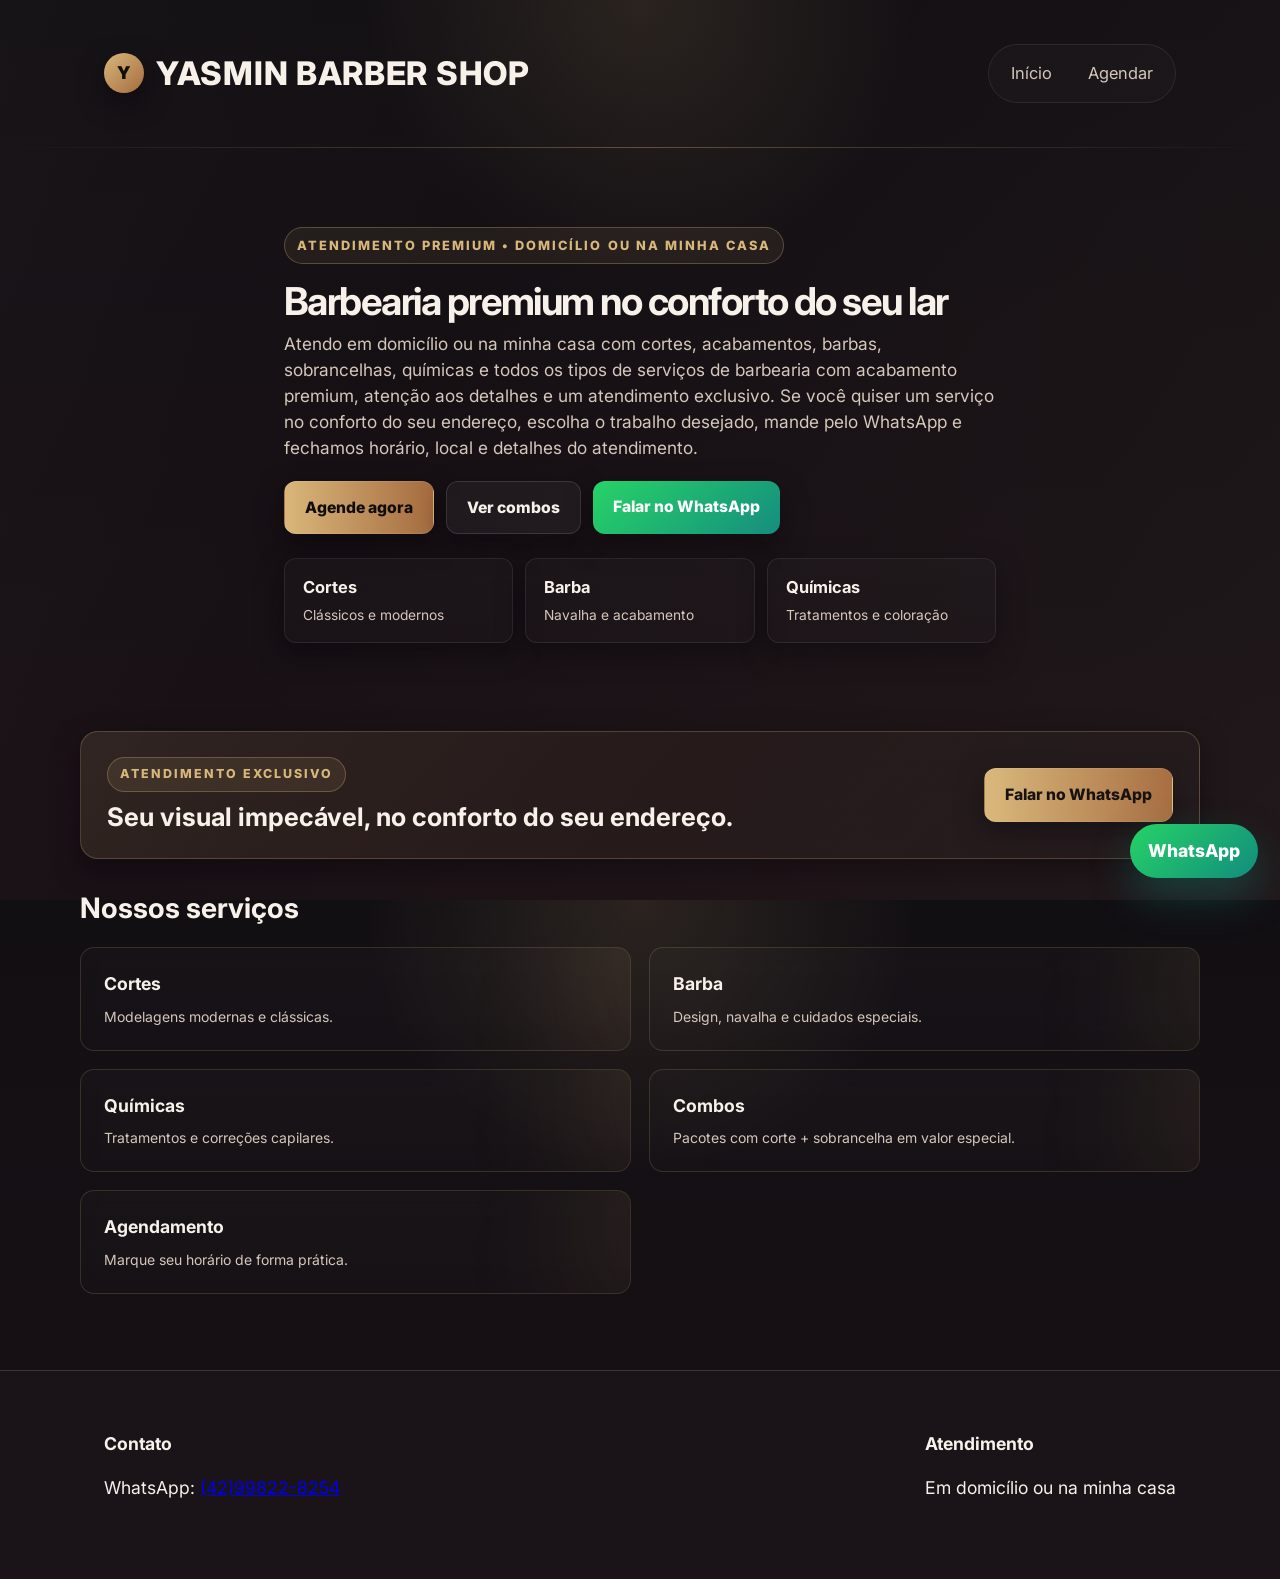
<file: index.html>
<!DOCTYPE html>
<html lang="pt-BR">
<head>
    <meta charset="UTF-8">
    <meta http-equiv="X-UA-Compatible" content="IE=edge">
    <meta name="viewport" content="width=device-width, initial-scale=1.0">
    <title>Yasmin Barber Shop — Início</title>
    <link href="https://fonts.googleapis.com/css2?family=Inter:wght@300;400;600;700&display=swap" rel="stylesheet">
    <link rel="stylesheet" href="style.css">
</head>
<body>
    <header class="site-header">
        <div class="container header-inner">
            <div class="brand-wrap">
                <div class="brand-mark">Y</div>
                <h1 class="logo">Yasmin Barber Shop</h1>
            </div>
            <nav class="nav" aria-label="Navegação principal">
                <a href="index.html" class="nav-link">Início</a>
                <a href="agendamento.html" class="nav-link">Agendar</a>
            </nav>
        </div>
    </header>

    <main>
        <section class="hero">
            <div class="container hero-copy">
                <div class="eyebrow">Atendimento premium • Domicílio ou na minha casa</div>
                <h2>Barbearia premium no conforto do seu lar</h2>
                <p>Atendo em domicílio ou na minha casa com cortes, acabamentos, barbas, sobrancelhas, químicas e todos os tipos de serviços de barbearia com acabamento premium, atenção aos detalhes e um atendimento exclusivo. Se você quiser um serviço no conforto do seu endereço, escolha o trabalho desejado, mande pelo WhatsApp e fechamos horário, local e detalhes do atendimento.</p>
                <div class="hero-actions">
                    <a class="btn" href="agendamento.html">Agende agora</a>
                    <a class="btn btn-secondary" href="combos.html">Ver combos</a>
                    <a class="btn whatsapp-cta" href="https://wa.me/5542998228254" target="_blank">Falar no WhatsApp</a>
                </div>

                <div class="feature-list" aria-label="Destaques do atendimento">
                    <div class="feature-item">
                        <strong>Cortes</strong>
                        <span>Clássicos e modernos</span>
                    </div>
                    <div class="feature-item">
                        <strong>Barba</strong>
                        <span>Navalha e acabamento</span>
                    </div>
                    <div class="feature-item">
                        <strong>Químicas</strong>
                        <span>Tratamentos e coloração</span>
                    </div>
                </div>
            </div>
        </section>

        <section class="services container">
            <div class="premium-banner compact-banner">
                <div>
                    <span class="premium-badge">Atendimento exclusivo</span>
                    <h3>Seu visual impecável, no conforto do seu endereço.</h3>
                </div>
                <a class="btn premium-btn" href="https://wa.me/5542998228254" target="_blank">Falar no WhatsApp</a>
            </div>

            <h3 class="section-title">Nossos serviços</h3>
            <div class="cards">
                <a class="card-link" href="cortes.html" data-target="cortes.html">
                    <article class="card">
                        <h4>Cortes</h4>
                        <p>Modelagens modernas e clássicas.</p>
                    </article>
                </a>

                <a class="card-link" href="barba.html" data-target="barba.html">
                    <article class="card">
                        <h4>Barba</h4>
                        <p>Design, navalha e cuidados especiais.</p>
                    </article>
                </a>

                <a class="card-link" href="quimicas.html" data-target="quimicas.html">
                    <article class="card">
                        <h4>Químicas</h4>
                        <p>Tratamentos e correções capilares.</p>
                    </article>
                </a>

                <a class="card-link" href="combos.html" data-target="combos.html">
                    <article class="card">
                        <h4>Combos</h4>
                        <p>Pacotes com corte + sobrancelha em valor especial.</p>
                    </article>
                </a>

                <a class="card-link" href="agendamento.html" data-target="agendamento.html">
                    <article class="card">
                        <h4>Agendamento</h4>
                        <p>Marque seu horário de forma prática.</p>
                    </article>
                </a>
            </div>
        </section>
    </main>

    <footer class="site-footer">
        <div class="container footer-grid">
            <div>
                <strong>Contato</strong>
                <p>WhatsApp: <a href="https://wa.me/5542998228254" target="_blank">(42)99822-8254</a></p>
            </div>
            <div>
                <strong>Atendimento</strong>
                <p>Em domicílio ou na minha casa</p>
            </div>
        </div>
    </footer>

    <a class="floating-whatsapp" href="https://wa.me/5542998228254" target="_blank" aria-label="Falar no WhatsApp">WhatsApp</a>

    <script src="script.js"></script>
</body>
</html>
</file>
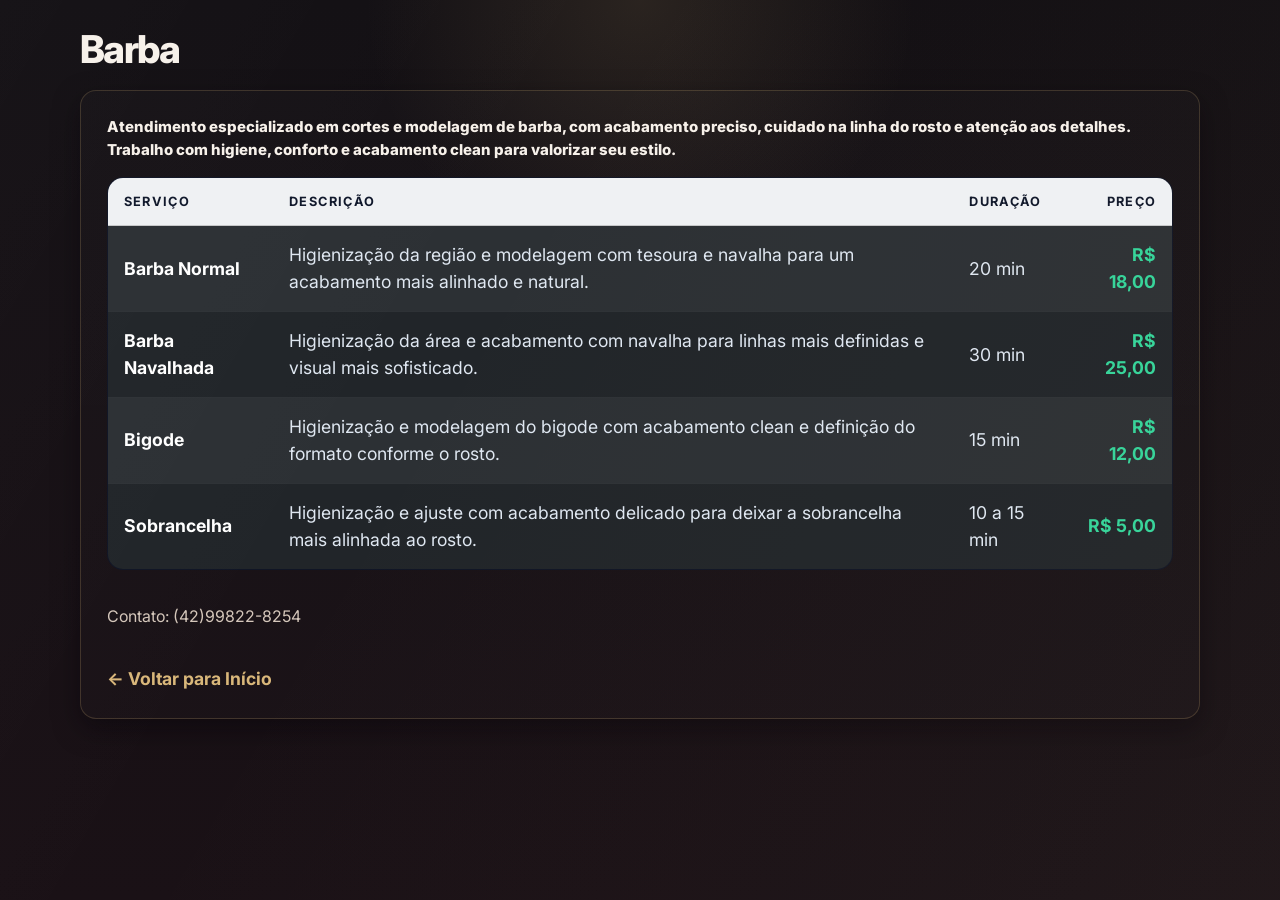
<file: barba.html>
<!DOCTYPE html>
<html lang="pt-BR">
<head>
  <meta charset="utf-8">
  <meta name="viewport" content="width=device-width,initial-scale=1">
  <title>Barba — Yasmin Barber Shop</title>
  <link href="https://fonts.googleapis.com/css2?family=Inter:wght@300;400;600;700&display=swap" rel="stylesheet">
  <link href="https://cdn.jsdelivr.net/npm/bootstrap@5.3.3/dist/css/bootstrap.min.css" rel="stylesheet">
  <link rel="stylesheet" href="style.css">
</head>
<body>
  <div class="container service-hero">
    <h2 class="page-title">Barba</h2>
    <div class="service-content">
      <p class="lead strong">Atendimento especializado em cortes e modelagem de barba, com acabamento preciso, cuidado na linha do rosto e atenção aos detalhes. Trabalho com higiene, conforto e acabamento clean para valorizar seu estilo.</p>

      <div class="table-wrap">
        <div class="table-responsive">
          <table class="table table-dark table-striped table-hover align-middle service-table" aria-label="Tabela de preços - Barba">
            <thead class="table-light text-dark">
              <tr>
                <th scope="col">Serviço</th>
                <th scope="col">Descrição</th>
                <th scope="col">Duração</th>
                <th scope="col" class="text-end">Preço</th>
              </tr>
            </thead>
            <tbody>
              <tr>
                <td class="fw-bold text-white">Barba Normal</td>
                <td>Higienização da região e modelagem com tesoura e navalha para um acabamento mais alinhado e natural.</td>
                <td>20 min</td>
                <td class="text-end fw-bold text-success">R$ 18,00</td>
              </tr>
              <tr>
                <td class="fw-bold text-white">Barba Navalhada</td>
                <td>Higienização da área e acabamento com navalha para linhas mais definidas e visual mais sofisticado.</td>
                <td>30 min</td>
                <td class="text-end fw-bold text-success">R$ 25,00</td>
              </tr>
              <tr>
                <td class="fw-bold text-white">Bigode</td>
                <td>Higienização e modelagem do bigode com acabamento clean e definição do formato conforme o rosto.</td>
                <td>15 min</td>
                <td class="text-end fw-bold text-success">R$ 12,00</td>
              </tr>
              <tr>
                <td class="fw-bold text-white">Sobrancelha</td>
                <td>Higienização e ajuste com acabamento delicado para deixar a sobrancelha mais alinhada ao rosto.</td>
                <td>10 a 15 min</td>
                <td class="text-end fw-bold text-success">R$ 5,00</td>
              </tr>
            </tbody>
          </table>
        </div>
      </div>

      <p class="contact">Contato: (42)99822-8254</p>
      <a class="back-link" href="index.html">← Voltar para Início</a>
    </div>
  </div>
  <script src="script.js"></script>
</body>
</html>
</file>
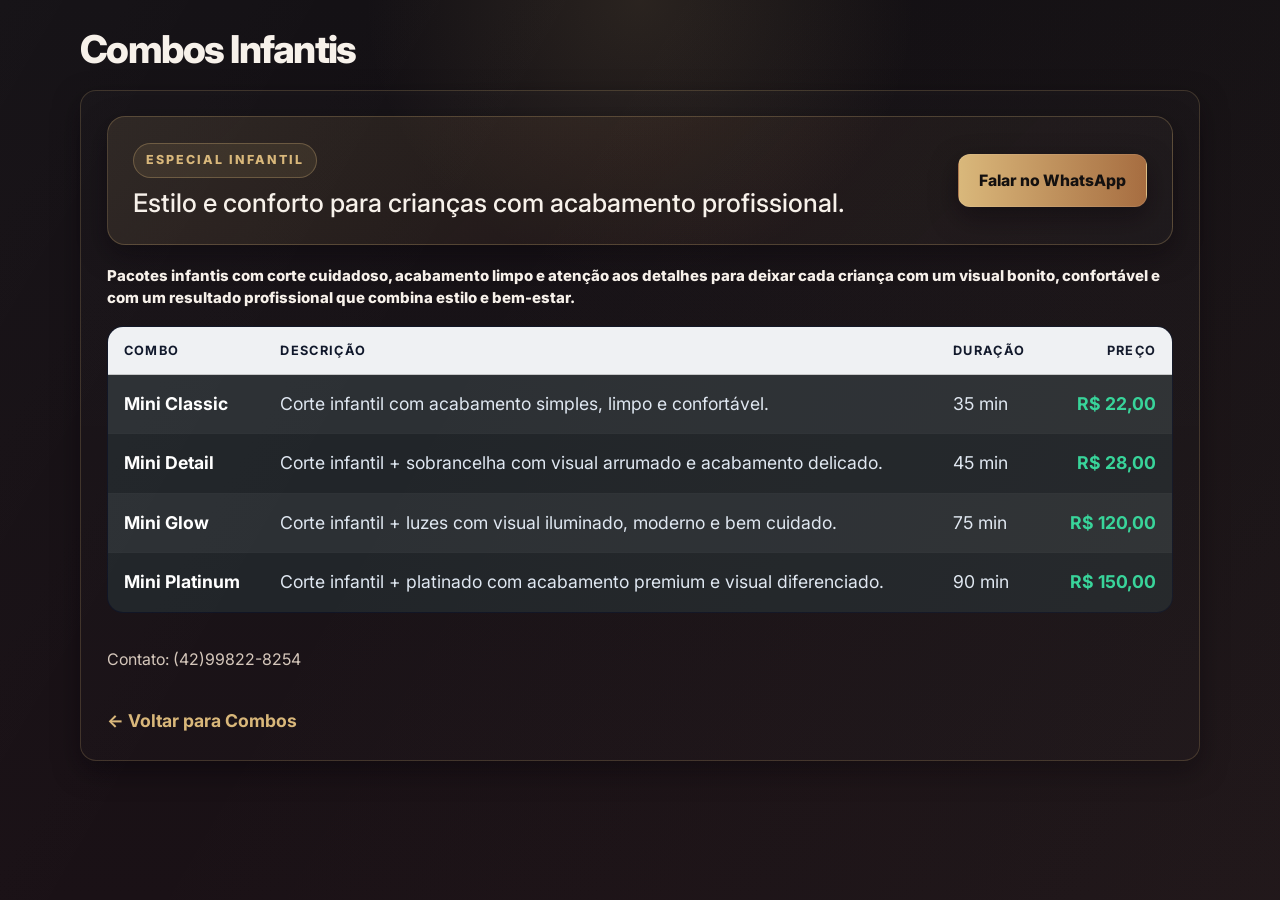
<file: combos-infantil.html>
<!DOCTYPE html>
<html lang="pt-BR">
<head>
  <meta charset="utf-8">
  <meta name="viewport" content="width=device-width,initial-scale=1">
  <title>Combos Infantis — Yasmin Barber Shop</title>
  <link href="https://fonts.googleapis.com/css2?family=Inter:wght@300;400;600;700&display=swap" rel="stylesheet">
  <link href="https://cdn.jsdelivr.net/npm/bootstrap@5.3.3/dist/css/bootstrap.min.css" rel="stylesheet">
  <link rel="stylesheet" href="style.css">
</head>
<body>
  <div class="container service-hero">
    <h2 class="page-title">Combos Infantis</h2>
    <div class="service-content">
      <div class="premium-banner service-banner">
        <div>
          <span class="premium-badge">Especial infantil</span>
          <h3>Estilo e conforto para crianças com acabamento profissional.</h3>
        </div>
        <a class="btn premium-btn" href="https://wa.me/5542998228254" target="_blank">Falar no WhatsApp</a>
      </div>

      <p class="lead strong">Pacotes infantis com corte cuidadoso, acabamento limpo e atenção aos detalhes para deixar cada criança com um visual bonito, confortável e com um resultado profissional que combina estilo e bem-estar.</p>

      <div class="table-wrap">
        <div class="table-responsive">
          <table class="table table-dark table-striped table-hover align-middle service-table" aria-label="Tabela de preços - Combos Infantis">
            <thead class="table-light text-dark">
              <tr>
                <th scope="col">Combo</th>
                <th scope="col">Descrição</th>
                <th scope="col">Duração</th>
                <th scope="col" class="text-end">Preço</th>
              </tr>
            </thead>
            <tbody>
              <tr>
                <td class="fw-bold text-white">Mini Classic</td>
                <td>Corte infantil com acabamento simples, limpo e confortável.</td>
                <td>35 min</td>
                <td class="text-end fw-bold text-success">R$ 22,00</td>
              </tr>
              <tr>
                <td class="fw-bold text-white">Mini Detail</td>
                <td>Corte infantil + sobrancelha com visual arrumado e acabamento delicado.</td>
                <td>45 min</td>
                <td class="text-end fw-bold text-success">R$ 28,00</td>
              </tr>
              <tr>
                <td class="fw-bold text-white">Mini Glow</td>
                <td>Corte infantil + luzes com visual iluminado, moderno e bem cuidado.</td>
                <td>75 min</td>
                <td class="text-end fw-bold text-success">R$ 120,00</td>
              </tr>
              <tr>
                <td class="fw-bold text-white">Mini Platinum</td>
                <td>Corte infantil + platinado com acabamento premium e visual diferenciado.</td>
                <td>90 min</td>
                <td class="text-end fw-bold text-success">R$ 150,00</td>
              </tr>
            </tbody>
          </table>
        </div>
      </div>

      <p class="contact">Contato: (42)99822-8254</p>
      <a class="back-link" href="combos.html">← Voltar para Combos</a>
    </div>
  </div>
  <script src="script.js"></script>
</body>
</html>
</file>
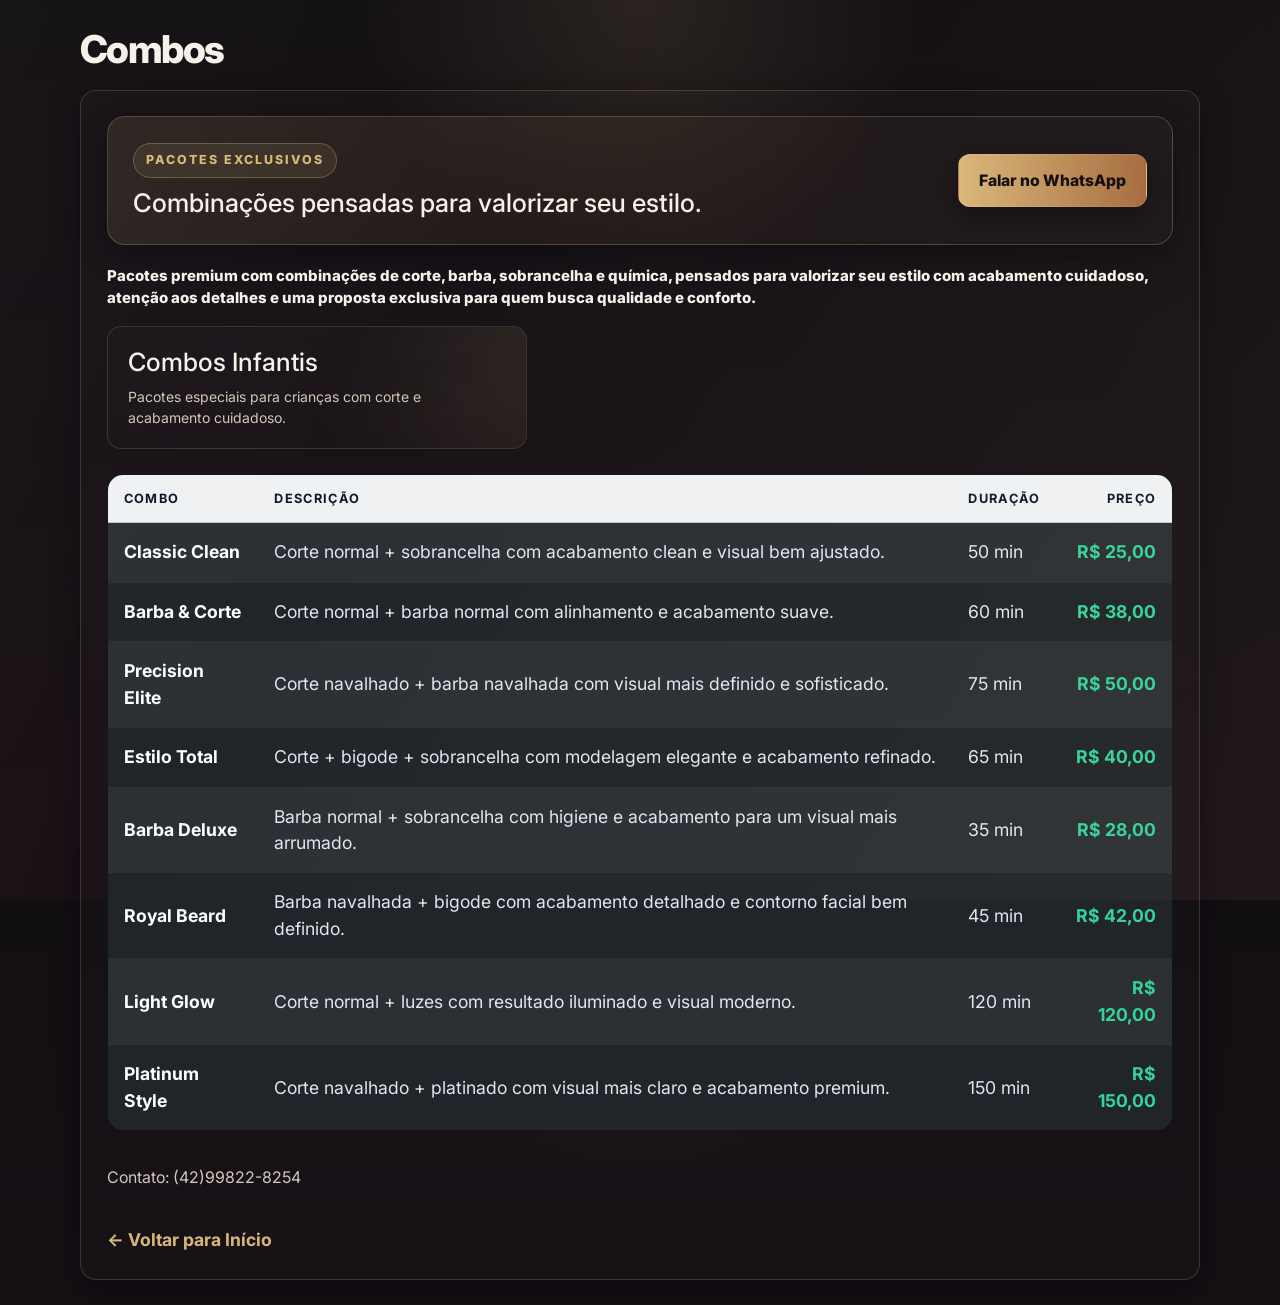
<file: combos.html>
<!DOCTYPE html>
<html lang="pt-BR">
<head>
  <meta charset="utf-8">
  <meta name="viewport" content="width=device-width,initial-scale=1">
  <title>Combos — Yasmin Barber Shop</title>
  <link href="https://fonts.googleapis.com/css2?family=Inter:wght@300;400;600;700&display=swap" rel="stylesheet">
  <link href="https://cdn.jsdelivr.net/npm/bootstrap@5.3.3/dist/css/bootstrap.min.css" rel="stylesheet">
  <link rel="stylesheet" href="style.css">
</head>
<body>
  <div class="container service-hero">
    <h2 class="page-title">Combos</h2>
    <div class="service-content">
      <div class="premium-banner service-banner">
        <div>
          <span class="premium-badge">Pacotes exclusivos</span>
          <h3>Combinações pensadas para valorizar seu estilo.</h3>
        </div>
        <a class="btn premium-btn" href="https://wa.me/5542998228254" target="_blank">Falar no WhatsApp</a>
      </div>

      <p class="lead strong">Pacotes premium com combinações de corte, barba, sobrancelha e química, pensados para valorizar seu estilo com acabamento cuidadoso, atenção aos detalhes e uma proposta exclusiva para quem busca qualidade e conforto.</p>

      <div class="row mb-4">
        <div class="col-md-6">
          <a class="card-link" href="combos-infantil.html" data-target="combos-infantil.html">
            <article class="card small-feature-card">
              <h4>Combos Infantis</h4>
              <p>Pacotes especiais para crianças com corte e acabamento cuidadoso.</p>
            </article>
          </a>
        </div>
      </div>

      <div class="table-wrap">
        <div class="table-responsive">
          <table class="table table-dark table-striped table-hover align-middle service-table" aria-label="Tabela de preços - Combos">
            <thead class="table-light text-dark">
              <tr>
                <th scope="col">Combo</th>
                <th scope="col">Descrição</th>
                <th scope="col">Duração</th>
                <th scope="col" class="text-end">Preço</th>
              </tr>
            </thead>
            <tbody>
              <tr>
                <td class="fw-bold text-white">Classic Clean</td>
                <td>Corte normal + sobrancelha com acabamento clean e visual bem ajustado.</td>
                <td>50 min</td>
                <td class="text-end fw-bold text-success">R$ 25,00</td>
              </tr>
              <tr>
                <td class="fw-bold text-white">Barba & Corte</td>
                <td>Corte normal + barba normal com alinhamento e acabamento suave.</td>
                <td>60 min</td>
                <td class="text-end fw-bold text-success">R$ 38,00</td>
              </tr>
              <tr>
                <td class="fw-bold text-white">Precision Elite</td>
                <td>Corte navalhado + barba navalhada com visual mais definido e sofisticado.</td>
                <td>75 min</td>
                <td class="text-end fw-bold text-success">R$ 50,00</td>
              </tr>
              <tr>
                <td class="fw-bold text-white">Estilo Total</td>
                <td>Corte + bigode + sobrancelha com modelagem elegante e acabamento refinado.</td>
                <td>65 min</td>
                <td class="text-end fw-bold text-success">R$ 40,00</td>
              </tr>
              <tr>
                <td class="fw-bold text-white">Barba Deluxe</td>
                <td>Barba normal + sobrancelha com higiene e acabamento para um visual mais arrumado.</td>
                <td>35 min</td>
                <td class="text-end fw-bold text-success">R$ 28,00</td>
              </tr>
              <tr>
                <td class="fw-bold text-white">Royal Beard</td>
                <td>Barba navalhada + bigode com acabamento detalhado e contorno facial bem definido.</td>
                <td>45 min</td>
                <td class="text-end fw-bold text-success">R$ 42,00</td>
              </tr>
              <tr>
                <td class="fw-bold text-white">Light Glow</td>
                <td>Corte normal + luzes com resultado iluminado e visual moderno.</td>
                <td>120 min</td>
                <td class="text-end fw-bold text-success">R$ 120,00</td>
              </tr>
              <tr>
                <td class="fw-bold text-white">Platinum Style</td>
                <td>Corte navalhado + platinado com visual mais claro e acabamento premium.</td>
                <td>150 min</td>
                <td class="text-end fw-bold text-success">R$ 150,00</td>
              </tr>
            </tbody>
          </table>
        </div>
      </div>

      <p class="contact">Contato: (42)99822-8254</p>
      <a class="back-link" href="index.html">← Voltar para Início</a>
    </div>
  </div>
  <script src="script.js"></script>
</body>
</html>
</file>
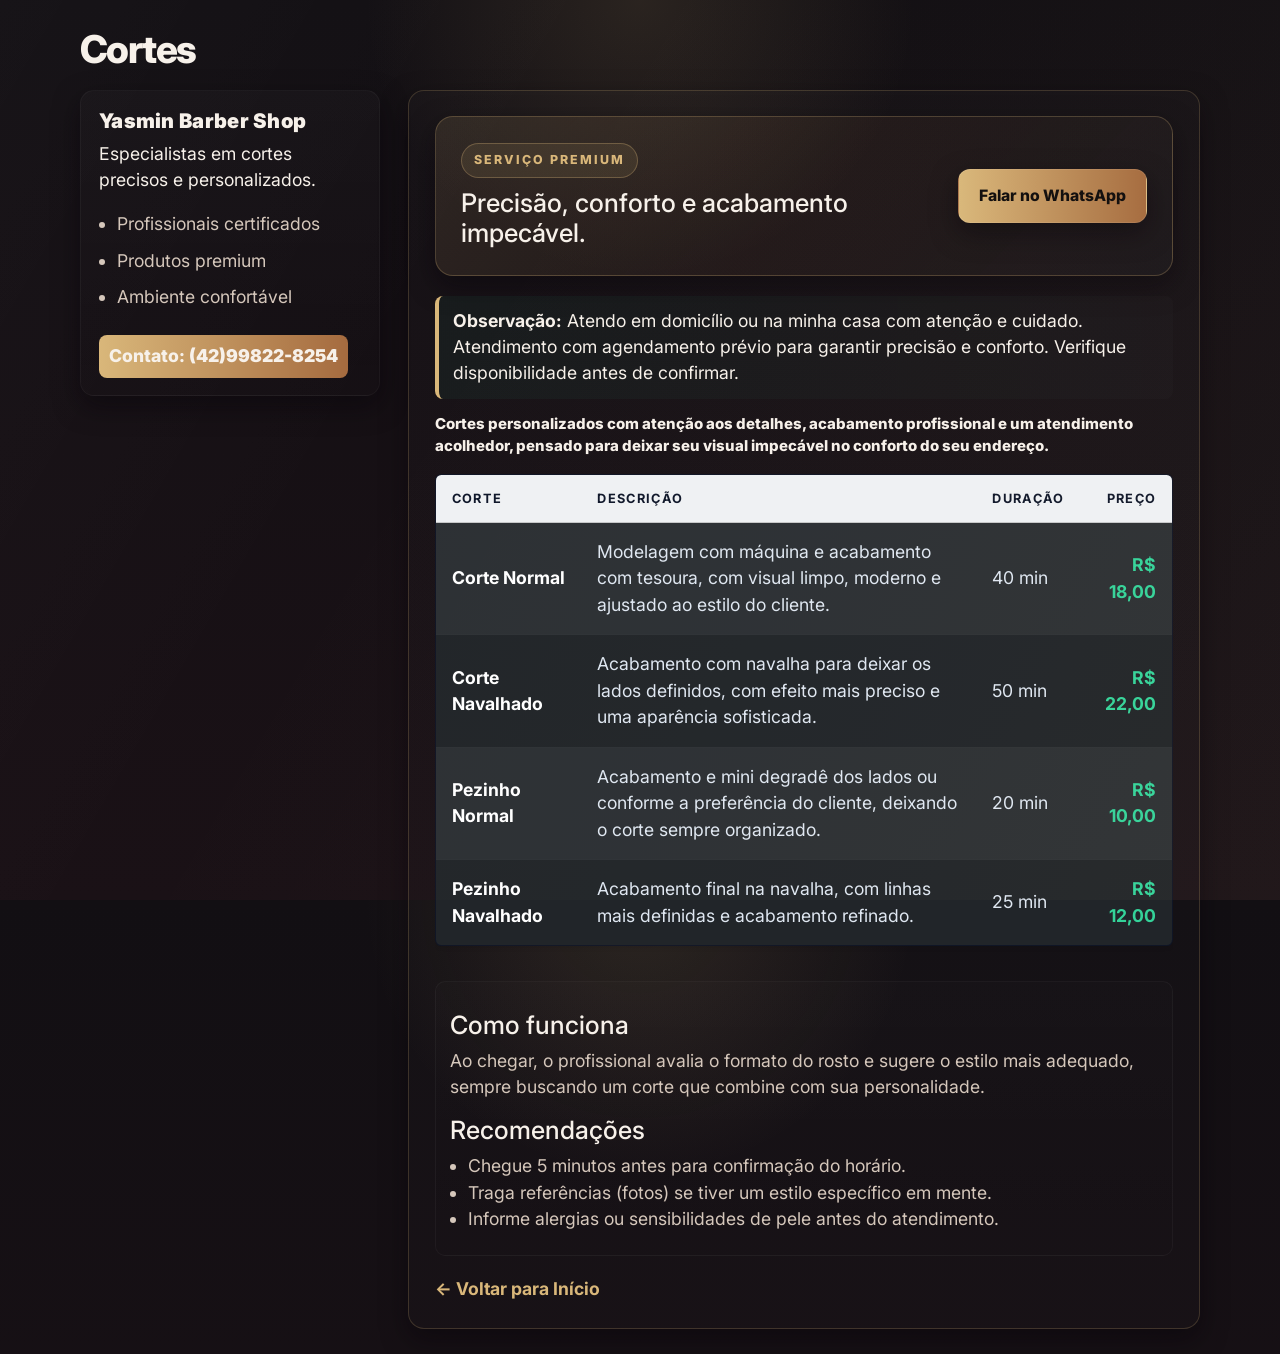
<file: cortes.html>
<!DOCTYPE html>
<html lang="pt-BR">
<head>
  <meta charset="utf-8">
  <meta name="viewport" content="width=device-width,initial-scale=1">
  <title>Cortes — Yasmin Barber Shop</title>
  <link href="https://fonts.googleapis.com/css2?family=Inter:wght@300;400;600;700&display=swap" rel="stylesheet">
  <link href="https://cdn.jsdelivr.net/npm/bootstrap@5.3.3/dist/css/bootstrap.min.css" rel="stylesheet">
  <link rel="stylesheet" href="style.css">
</head>
<body>
  <div class="container service-hero corte-page">
    <h2 class="page-title">Cortes</h2>

    <div class="cortes-layout">
      <aside class="cortes-aside">
        <div class="aside-card">
          <h3 class="aside-title">Yasmin Barber Shop</h3>
          <p class="muted">Especialistas em cortes precisos e personalizados.</p>
          <ul class="aside-features">
            <li>Profissionais certificados</li>
            <li>Produtos premium</li>
            <li>Ambiente confortável</li>
          </ul>
          <div class="aside-cta">Contato: <strong>(42)99822-8254</strong></div>
        </div>
      </aside>

      <main class="cortes-main service-content">
        <div class="premium-banner service-banner">
          <div>
            <span class="premium-badge">Serviço premium</span>
            <h3>Precisão, conforto e acabamento impecável.</h3>
          </div>
          <a class="btn premium-btn" href="https://wa.me/5542998228254" target="_blank">Falar no WhatsApp</a>
        </div>

        <div class="notice">
          <strong>Observação:</strong> Atendo em domicílio ou na minha casa com atenção e cuidado. Atendimento com agendamento prévio para garantir precisão e conforto. Verifique disponibilidade antes de confirmar.
        </div>

        <p class="lead strong">Cortes personalizados com atenção aos detalhes, acabamento profissional e um atendimento acolhedor, pensado para deixar seu visual impecável no conforto do seu endereço.</p>

        <div class="table-wrap">
          <div class="table-responsive">
            <table class="table table-dark table-striped table-hover align-middle rounded overflow-hidden shadow-sm service-table" aria-label="Tabela de preços - Cortes">
              <thead class="table-light text-dark">
                <tr>
                  <th scope="col">Corte</th>
                  <th scope="col">Descrição</th>
                  <th scope="col">Duração</th>
                  <th scope="col" class="text-end">Preço</th>
                </tr>
              </thead>
              <tbody>
                <tr>
                  <td class="fw-bold text-white">Corte Normal</td>
                  <td>Modelagem com máquina e acabamento com tesoura, com visual limpo, moderno e ajustado ao estilo do cliente.</td>
                  <td>40 min</td>
                  <td class="text-end fw-bold text-success">R$ 18,00</td>
                </tr>
                <tr>
                  <td class="fw-bold text-white">Corte Navalhado</td>
                  <td>Acabamento com navalha para deixar os lados definidos, com efeito mais preciso e uma aparência sofisticada.</td>
                  <td>50 min</td>
                  <td class="text-end fw-bold text-success">R$ 22,00</td>
                </tr>
                <tr>
                  <td class="fw-bold text-white">Pezinho Normal</td>
                  <td>Acabamento e mini degradê dos lados ou conforme a preferência do cliente, deixando o corte sempre organizado.</td>
                  <td>20 min</td>
                  <td class="text-end fw-bold text-success">R$ 10,00</td>
                </tr>
                <tr>
                  <td class="fw-bold text-white">Pezinho Navalhado</td>
                  <td>Acabamento final na navalha, com linhas mais definidas e acabamento refinado.</td>
                  <td>25 min</td>
                  <td class="text-end fw-bold text-success">R$ 12,00</td>
                </tr>
              </tbody>
            </table>
          </div>
        </div>

        <div class="service-notes">
          <h4>Como funciona</h4>
          <p>Ao chegar, o profissional avalia o formato do rosto e sugere o estilo mais adequado, sempre buscando um corte que combine com sua personalidade.</p>
          <h4>Recomendações</h4>
          <ul>
            <li>Chegue 5 minutos antes para confirmação do horário.</li>
            <li>Traga referências (fotos) se tiver um estilo específico em mente.</li>
            <li>Informe alergias ou sensibilidades de pele antes do atendimento.</li>
          </ul>
        </div>

        <a class="back-link" href="index.html">← Voltar para Início</a>
      </main>
    </div>
  </div>
  <script src="script.js"></script>
</body>
</html>
</file>
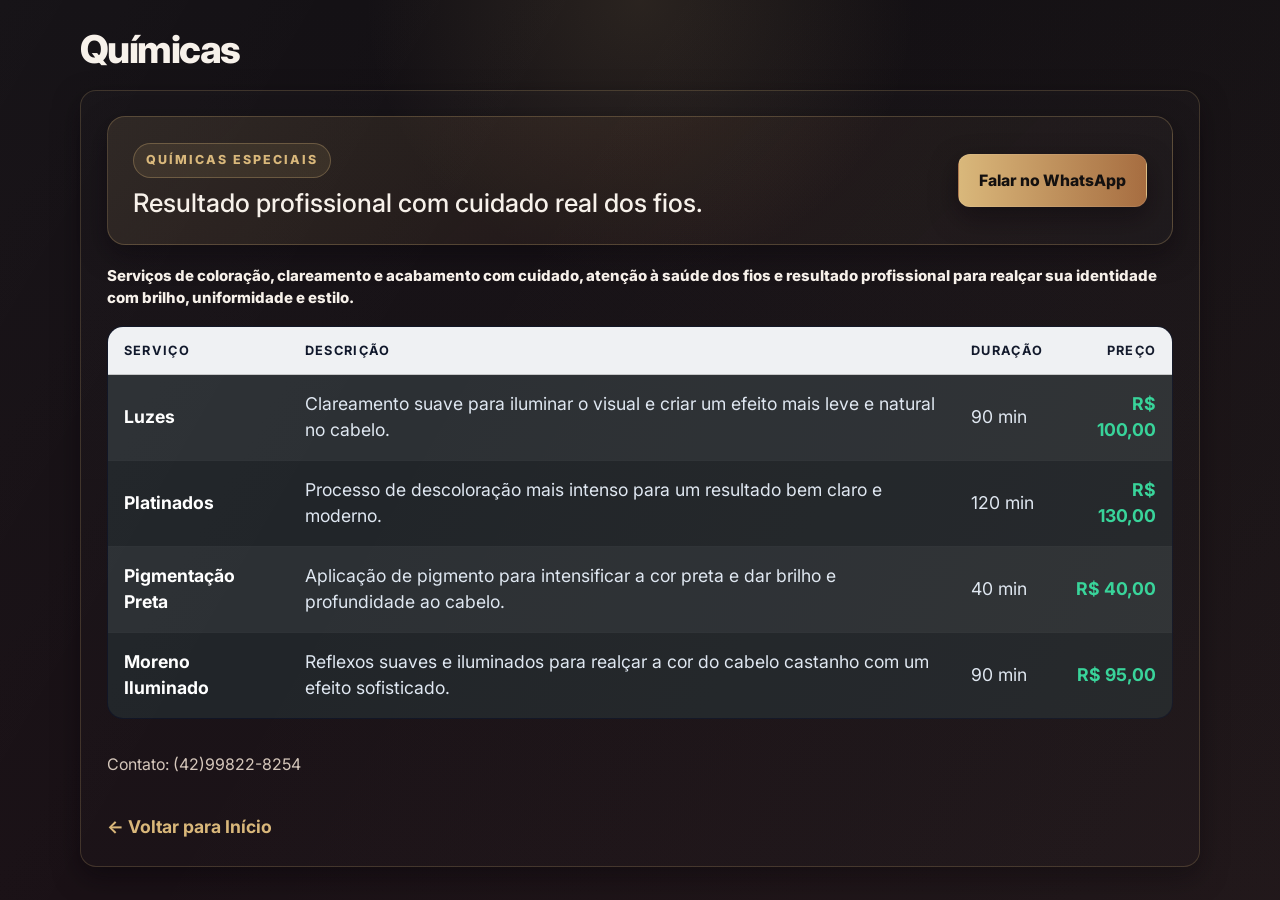
<file: quimicas.html>
<!DOCTYPE html>
<html lang="pt-BR">
<head>
  <meta charset="utf-8">
  <meta name="viewport" content="width=device-width,initial-scale=1">
  <title>Químicas — Yasmin Barber Shop</title>
  <link href="https://fonts.googleapis.com/css2?family=Inter:wght@300;400;600;700&display=swap" rel="stylesheet">
  <link href="https://cdn.jsdelivr.net/npm/bootstrap@5.3.3/dist/css/bootstrap.min.css" rel="stylesheet">
  <link rel="stylesheet" href="style.css">
</head>
<body>
  <div class="container service-hero">
    <h2 class="page-title">Químicas</h2>
    <div class="service-content">
      <div class="premium-banner service-banner">
        <div>
          <span class="premium-badge">Químicas especiais</span>
          <h3>Resultado profissional com cuidado real dos fios.</h3>
        </div>
        <a class="btn premium-btn" href="https://wa.me/5542998228254" target="_blank">Falar no WhatsApp</a>
      </div>

      <p class="lead strong">Serviços de coloração, clareamento e acabamento com cuidado, atenção à saúde dos fios e resultado profissional para realçar sua identidade com brilho, uniformidade e estilo.</p>

      <div class="table-wrap">
        <div class="table-responsive">
          <table class="table table-dark table-striped table-hover align-middle service-table" aria-label="Tabela de preços - Químicas">
            <thead class="table-light text-dark">
              <tr>
                <th scope="col">Serviço</th>
                <th scope="col">Descrição</th>
                <th scope="col">Duração</th>
                <th scope="col" class="text-end">Preço</th>
              </tr>
            </thead>
            <tbody>
              <tr>
                <td class="fw-bold text-white">Luzes</td>
                <td>Clareamento suave para iluminar o visual e criar um efeito mais leve e natural no cabelo.</td>
                <td>90 min</td>
                <td class="text-end fw-bold text-success">R$ 100,00</td>
              </tr>
              <tr>
                <td class="fw-bold text-white">Platinados</td>
                <td>Processo de descoloração mais intenso para um resultado bem claro e moderno.</td>
                <td>120 min</td>
                <td class="text-end fw-bold text-success">R$ 130,00</td>
              </tr>
              <tr>
                <td class="fw-bold text-white">Pigmentação Preta</td>
                <td>Aplicação de pigmento para intensificar a cor preta e dar brilho e profundidade ao cabelo.</td>
                <td>40 min</td>
                <td class="text-end fw-bold text-success">R$ 40,00</td>
              </tr>
              <tr>
                <td class="fw-bold text-white">Moreno Iluminado</td>
                <td>Reflexos suaves e iluminados para realçar a cor do cabelo castanho com um efeito sofisticado.</td>
                <td>90 min</td>
                <td class="text-end fw-bold text-success">R$ 95,00</td>
              </tr>
            </tbody>
          </table>
        </div>
      </div>

      <p class="contact">Contato: (42)99822-8254</p>
      <a class="back-link" href="index.html">← Voltar para Início</a>
    </div>
  </div>
  <script src="script.js"></script>
</body>
</html>
</file>
<file: style.css>
:root {
  --bg1: #120f13;
  --bg2: #1a1116;
  --surface: #1e171a;
  --card: #2a2125;
  --accent: #d9b77a;
  --accent-2: #a56b3f;
  --muted: #d5c7bb;
  --glass: rgba(255, 255, 255, 0.04);
  --white: #f7f1ea;
  --radius: 14px;
  --shadow-1: 0 18px 48px rgba(7, 4, 9, 0.6);
  --shadow-2: 0 10px 26px rgba(7, 4, 9, 0.5);
  --gap: clamp(12px, 2vw, 18px);
  --container-width: min(1120px, calc(100% - 24px));
  --title-size: clamp(2.2rem, 3vw, 3.5rem);
  --section-title-size: clamp(1.4rem, 2.2vw, 2.1rem);
  --body-size: clamp(0.92rem, 0.6vw + 0.78rem, 1.05rem);
}

* {
  box-sizing: border-box;
}

html, body {
  height: 100%;
  margin: 0;
  font-family: Inter, system-ui, -apple-system, Segoe UI, Roboto, Arial, sans-serif;
  background: radial-gradient(circle at top, rgba(217, 183, 122, 0.12), transparent 25%), linear-gradient(180deg, var(--bg1), var(--bg2));
  color: var(--white);
  font-size: var(--body-size);
  line-height: 1.5;
}

body::before {
  content: "";
  position: fixed;
  inset: 0;
  pointer-events: none;
  background: linear-gradient(120deg, rgba(255, 255, 255, 0.02), transparent 35%, rgba(217, 183, 122, 0.04));
  mix-blend-mode: screen;
}

body.fade-out {
  opacity: 0;
  transition: opacity 0.28s ease;
}

.container {
  width: var(--container-width);
  max-width: 1120px;
  margin: 0 auto;
  padding: clamp(14px, 2vw, 24px);
}

/* Header & Navegação */
.site-header {
  padding: 20px 0;
  position: relative;
}

.site-header::after {
  content: '';
  position: absolute;
  left: 0; right: 0; bottom: -1px;
  height: 1px;
  background: linear-gradient(90deg, transparent, rgba(217, 183, 122, 0.35), transparent);
}

.header-inner {
  display: flex;
  justify-content: space-between;
  align-items: center;
  gap: var(--gap);
}

.brand-wrap {
  display: flex;
  align-items: center;
  gap: 12px;
}

.brand-mark {
  display: inline-flex;
  align-items: center;
  justify-content: center;
  width: 40px;
  height: 40px;
  border-radius: 50%;
  background: linear-gradient(135deg, var(--accent), var(--accent-2));
  color: #100d0d;
  font-weight: 900;
  box-shadow: var(--shadow-2);
}

.logo {
  margin: 0;
  font-weight: 800;
  letter-spacing: 0.7px;
  color: var(--white);
  text-transform: uppercase;
  font-size: clamp(1.25rem, 1.1vw + 1.1rem, 2rem);
}

.nav {
  display: flex;
  gap: 12px;
  align-items: center;
  padding: 8px 10px;
  border: 1px solid rgba(255, 255, 255, 0.08);
  border-radius: 999px;
  background: rgba(255, 255, 255, 0.02);
}

.nav-link {
  color: var(--muted);
  text-decoration: none;
  padding: 8px 12px;
  border-radius: 999px;
  transition: background .18s, color .18s;
  font-size: clamp(0.8rem, 0.4vw + 0.7rem, 0.98rem);
}

.nav-link:hover {
  background: rgba(217, 183, 122, 0.08);
  color: var(--white);
}

/* Hero & Seções Globais */
.hero {
  padding: clamp(28px, 5vw, 56px) 0 clamp(18px, 3vw, 28px);
}

.hero h2 {
  font-size: var(--title-size);
  margin: 0 0 10px;
  line-height: 1.02;
  letter-spacing: -0.04em;
  color: var(--white);
}

.hero p {
  color: var(--muted);
  margin: 0 0 20px;
  max-width: 68ch;
  font-size: clamp(0.96rem, 0.8rem + 0.3vw, 1.08rem);
}

.hero-copy { max-width: 760px; }

.hero-actions {
  display: flex;
  flex-wrap: wrap;
  gap: 12px;
  margin-top: 18px;
}

.eyebrow {
  display: inline-flex;
  align-items: center;
  gap: 8px;
  padding: 8px 12px;
  margin-bottom: 18px;
  border-radius: 999px;
  background: rgba(217, 183, 122, 0.08);
  border: 1px solid rgba(217, 183, 122, 0.3);
  color: var(--accent);
  font-size: .76rem;
  font-weight: 800;
  letter-spacing: .12rem;
  text-transform: uppercase;
}

.feature-list {
  display: grid;
  grid-template-columns: repeat(3, minmax(0, 1fr));
  gap: 12px;
  margin-top: 24px;
}

.feature-item {
  padding: 16px 18px;
  border-radius: 12px;
  background: linear-gradient(180deg, rgba(255, 255, 255, 0.02), rgba(255, 255, 255, 0.01));
  border: 1px solid rgba(255, 255, 255, 0.08);
  box-shadow: var(--shadow-2);
}

.feature-item strong { display: block; font-size: .98rem; color: var(--white); margin-bottom: 5px; }
.feature-item span { display: block; color: var(--muted); font-size: .82rem; }

/* Botões */
.btn {
  display: inline-block;
  background: linear-gradient(90deg, var(--accent), var(--accent-2));
  color: #100d0d;
  padding: clamp(10px, 1vw + 0.5rem, 14px) clamp(16px, 1.2vw + 0.75rem, 20px);
  border-radius: 12px;
  text-decoration: none;
  font-weight: 800;
  box-shadow: var(--shadow-2);
  font-size: clamp(0.84rem, 0.23vw + 0.76rem, 0.98rem);
  border: 1px solid rgba(255, 255, 255, 0.08);
}

.btn-secondary {
  background: rgba(255, 255, 255, 0.04);
  color: var(--white);
  border: 1px solid rgba(255, 255, 255, 0.12);
}

.btn-secondary:hover { background: rgba(255, 255, 255, 0.08); }

.whatsapp-cta {
  background: linear-gradient(135deg, #25D366, #128C7E);
  color: #fff;
  border: none;
}

.btn.ghost {
  background: transparent;
  border: 1px solid rgba(255, 255, 255, 0.04);
  color: var(--white);
}

/* Cards & Grid de Serviços */
.services { padding: clamp(18px, 3vw, 28px) 0; }
.section-title { margin: 0 0 18px; font-size: var(--section-title-size); }
.cards { display: grid; grid-template-columns: repeat(2, minmax(0, 1fr)); gap: var(--gap); }
.card-link { display: block; text-decoration: none; }

.card {
  position: relative;
  background: linear-gradient(180deg, rgba(255, 255, 255, 0.02), rgba(255, 255, 255, 0.01));
  border: 1px solid rgba(217, 183, 122, 0.18);
  padding: clamp(18px, 1.8vw, 26px);
  border-radius: var(--radius);
  transition: transform .32s cubic-bezier(.2, .9, .3, 1), box-shadow .32s, filter .32s;
  backdrop-filter: blur(8px);
  overflow: hidden;
}

.card::before {
  content: '';
  position: absolute;
  inset: auto -40% -60% auto;
  width: 260px;
  height: 260px;
  background: linear-gradient(135deg, rgba(217, 183, 122, 0.18), rgba(165, 107, 63, 0.1));
  transform: rotate(25deg);
  filter: blur(60px);
  opacity: 0.7;
}

.card h4 { margin: 0 0 8px; color: var(--white); }
.card p { margin: 0; color: var(--muted); font-size: 14px; }
.card:hover { transform: translateY(-8px); box-shadow: var(--shadow-1); filter: brightness(1.04); }
.card:active { transform: translateY(-4px); }
.card-anim { transform: scale(.98); opacity: .9; }

.small-feature-card { max-width: 420px; padding: clamp(16px, 1.6vw, 22px); }

/* Banners Premium */
.premium-banner {
  display: flex;
  justify-content: space-between;
  align-items: center;
  gap: 24px;
  padding: clamp(18px, 2vw, 28px);
  margin: 0 0 28px;
  border: 1px solid rgba(217, 183, 122, 0.25);
  border-radius: 18px;
  background: linear-gradient(135deg, rgba(217, 183, 122, 0.12), rgba(165, 107, 63, 0.08), rgba(255, 255, 255, 0.02));
  box-shadow: var(--shadow-2);
}

.compact-banner { margin-top: 8px; }
.premium-banner h3 { margin: 10px 0 0; color: var(--white); font-size: clamp(1.2rem, 2vw, 2rem); line-height: 1.2; }
.premium-badge {
  display: inline-block;
  padding: 7px 12px;
  border-radius: 999px;
  background: rgba(217, 183, 122, 0.1);
  border: 1px solid rgba(217, 183, 122, 0.3);
  color: var(--accent);
  font-size: .74rem;
  font-weight: 800;
  letter-spacing: .12rem;
  text-transform: uppercase;
}
.premium-btn { white-space: nowrap; }
.service-banner { margin-bottom: 20px; }

/* Páginas Internas de Serviço */
.page-title { margin: 0 0 18px; color: var(--white); font-size: clamp(2rem, 3vw, 3rem); font-weight: 800; letter-spacing: -0.04em; }
.service-hero { padding: clamp(20px, 2vw, 30px) 0; }
.service-content {
  background: linear-gradient(180deg, rgba(255, 255, 255, 0.015), rgba(255, 255, 255, 0.01));
  padding: clamp(18px, 2vw, 30px);
  border-radius: 16px;
  border: 1px solid rgba(217, 183, 122, 0.2);
  box-shadow: var(--shadow-2);
}

.lead { color: var(--white); margin: 0 0 16px; font-size: 15px; }
.strong { font-weight: 800; }
.contact { margin-top: 18px; color: var(--muted); font-size: 0.95rem; }
.back-link { display: inline-flex; align-items: center; margin-top: 20px; color: var(--accent); text-decoration: none; font-weight: 700; }
.back-link:hover { text-decoration: underline; }

/* Tabelas de Serviços */
.table-wrap { overflow: visible; border-radius: 12px; }

.service-table {
  border-radius: 16px;
  overflow: hidden;
  border: 1px solid rgba(255, 255, 255, 0.08);
  background: rgba(15, 23, 42, 0.78);
}

.service-table thead th {
  background: rgba(248, 250, 252, 0.96);
  color: #0f172a;
  font-size: 0.76rem;
  text-transform: uppercase;
  letter-spacing: 0.08rem;
  padding: 14px 16px;
}

.service-table tbody td {
  padding: 16px;
  color: #dfe7f1;
  border-color: rgba(255, 255, 255, 0.06);
}

.service-table tbody tr:hover td { background: rgba(255, 255, 255, 0.03); }
.service-table .text-success { color: #34d399 !important; }

/* Seção cortes específica */
.cortes-layout {
  display: grid;
  grid-template-columns: 300px 1fr;
  gap: 28px;
  align-items: start;
}

.cortes-aside .aside-card {
  background: linear-gradient(180deg, rgba(255, 255, 255, 0.02), transparent);
  border: 1px solid var(--glass);
  padding: clamp(16px, 1.4vw, 22px);
  border-radius: 14px;
  box-shadow: var(--shadow-2);
}

.aside-title { margin: 0 0 8px; font-weight: 900; font-size: clamp(1rem, 0.8vw + 0.8rem, 1.2rem); letter-spacing: 0.3px; }
.aside-features { margin: 12px 0 0; padding-left: 18px; color: var(--muted); line-height: 1.6; }
.aside-features li { margin-bottom: 8px; }
.aside-cta {
  margin-top: 16px;
  font-weight: 800;
  color: var(--white);
  background: linear-gradient(90deg, var(--accent), var(--accent-2));
  padding: 8px 10px;
  border-radius: 8px;
  display: inline-block;
}

.notice {
  background: linear-gradient(90deg, rgba(31, 184, 132, 0.06), rgba(255, 255, 255, 0.01));
  border-left: 4px solid var(--accent);
  padding: 12px 14px;
  margin-bottom: 14px;
  border-radius: 8px;
  color: var(--white);
}

.service-notes {
  margin-top: 18px;
  background: linear-gradient(180deg, rgba(255, 255, 255, 0.01), transparent);
  padding: 14px;
  border-radius: 10px;
  border: 1px solid var(--glass);
}

.service-notes h4 { margin: 14px 0 8px; color: var(--white); }
.service-notes p { margin: 0 0 8px; color: var(--muted); }
.service-notes ul { margin: 0 0 8px; padding-left: 18px; color: var(--muted); }

/* Rodapé & Flutuante */
.site-footer {
  padding: 36px 0;
  border-top: 1px solid rgba(217, 183, 122, 0.2);
  margin-top: 48px;
  background: rgba(255, 255, 255, 0.01);
}

.footer-grid {
  display: flex;
  justify-content: space-between;
  gap: 24px;
  align-items: center;
}

.floating-whatsapp {
  position: fixed;
  right: 22px;
  bottom: 22px;
  z-index: 9999;
  display: inline-flex;
  align-items: center;
  justify-content: center;
  padding: 14px 18px;
  border-radius: 999px;
  background: linear-gradient(135deg, #25D366, #128C7E);
  color: #fff;
  text-decoration: none;
  font-weight: 800;
  box-shadow: 0 18px 40px rgba(18, 140, 126, 0.35);
  transition: transform .2s ease, box-shadow .2s ease;
}

.floating-whatsapp:hover {
  transform: translateY(-2px);
  box-shadow: 0 20px 44px rgba(18, 140, 126, 0.45);
}

/* Responsividade */
@media (min-width: 1100px) {
  .cortes-aside { position: sticky; top: 24px; }
}

@media (max-width: 880px) {
  .cards { grid-template-columns: repeat(auto-fit, minmax(220px, 1fr)); }
  .cortes-layout { grid-template-columns: 1fr; }
  .cortes-aside { order: 2; }
  .cortes-main { order: 1; }
}

@media (max-width: 600px) {
  html, body { overflow-x: hidden; }
  .container { width: min(100% - 16px, 1120px); padding: 12px 10px; }
  .site-header { padding: 12px 0 18px; }
  .nav { flex-wrap: wrap; gap: 6px; }
  .nav-link { padding: 7px 10px; font-size: 0.82rem; }
  .feature-list, .cards { grid-template-columns: 1fr; }
  .btn { width: 100%; text-align: center; padding: 11px 14px; font-size: 0.9rem; }
  .service-table thead th, .service-table tbody td { padding: 10px 8px; font-size: 0.78rem; }
  .footer-grid { flex-direction: column; align-items: flex-start; gap: 8px; }
}
</file>
